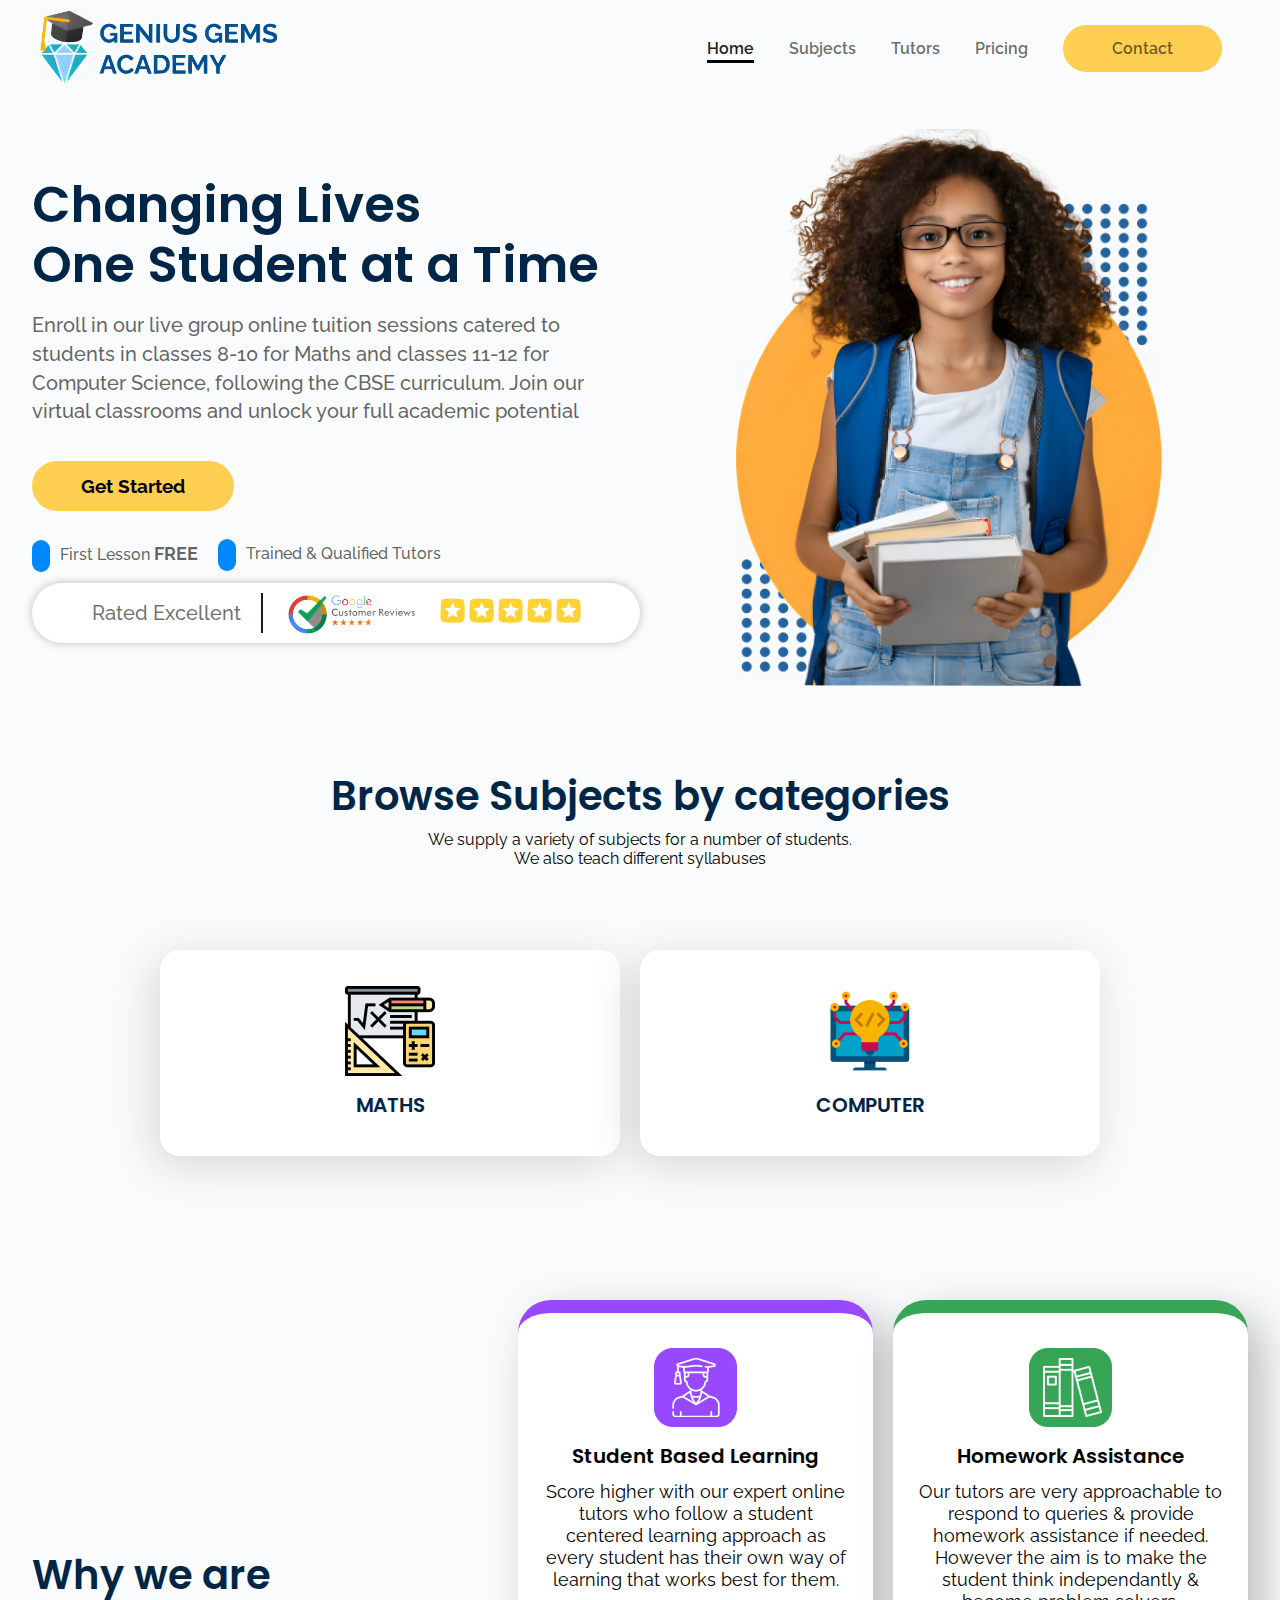
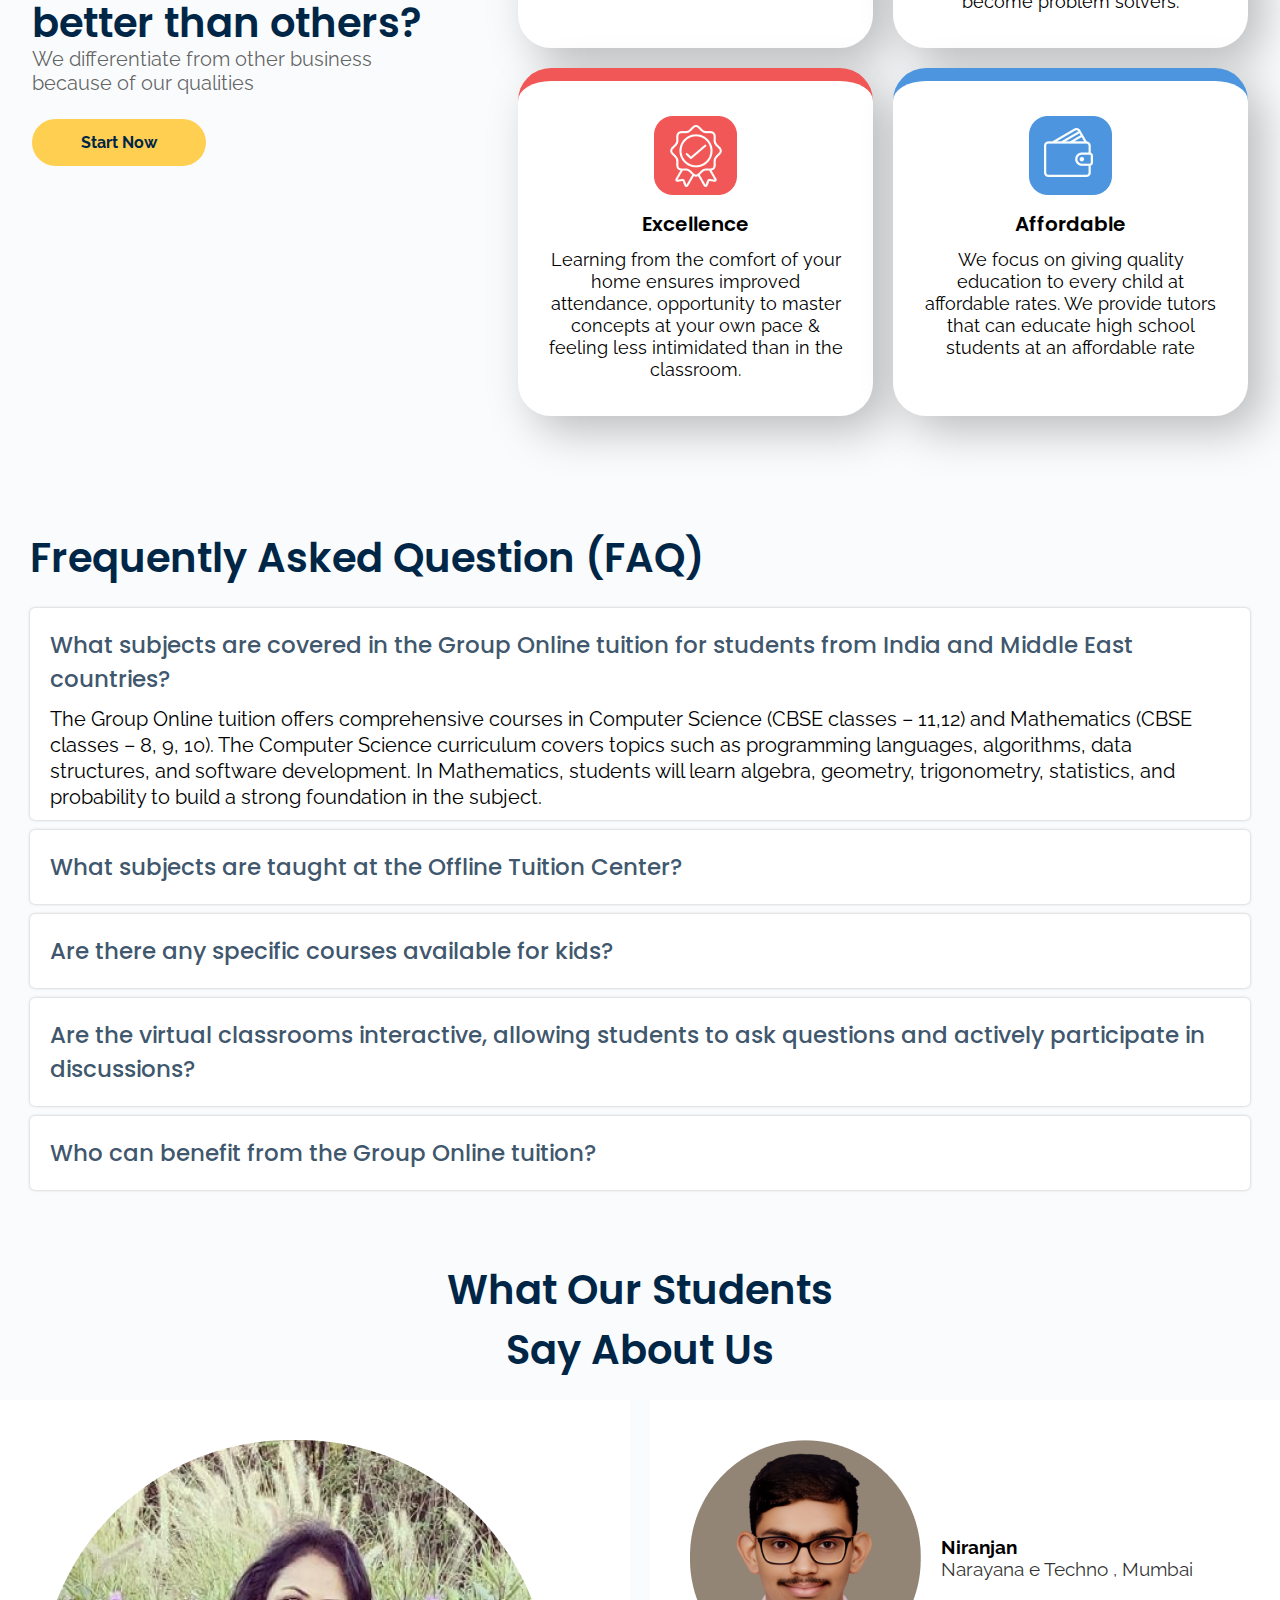
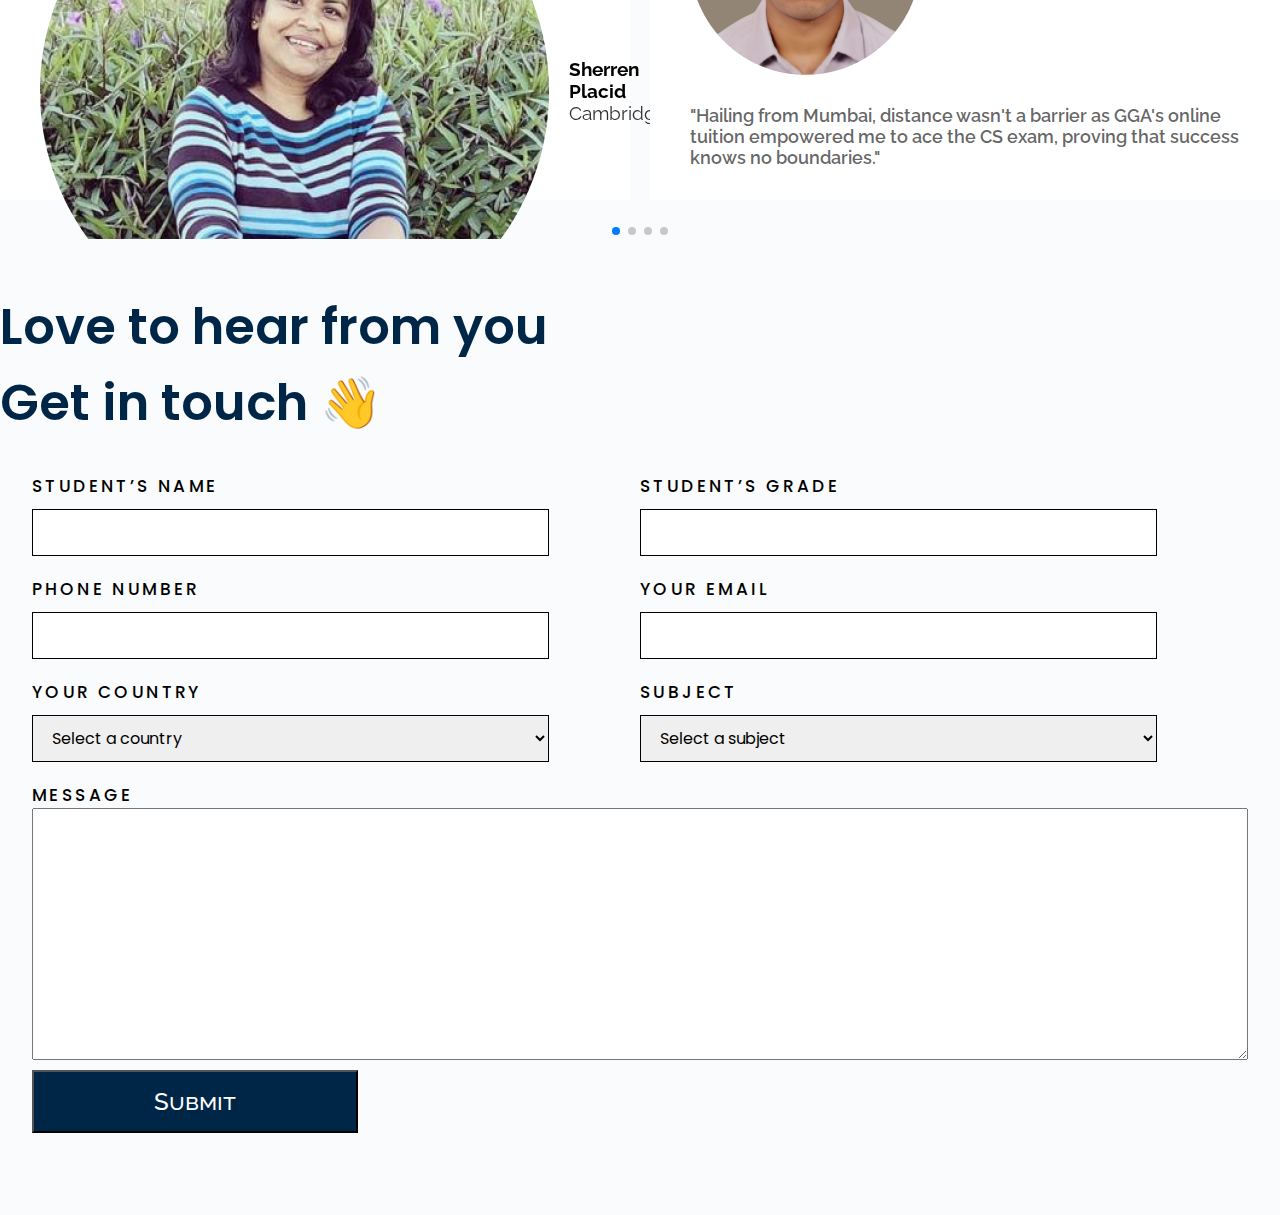
<file: indexi.html>
<!DOCTYPE html>
<html lang="en">
<head>
    <meta charset="UTF-8">
    <meta http-equiv="X-UA-Compatible" content="IE=edge">
    <meta name="viewport" content="width=device-width, initial-scale=1.0">
    <title>Document</title>
    <link rel="stylesheet" href="main.css">
    <link rel="stylesheet" href="https://cdn.jsdelivr.net/npm/swiper@9/swiper-bundle.min.css"/>
    <link rel="stylesheet" href="https://cdnjs.cloudflare.com/ajax/libs/font-awesome/6.4.0/css/all.min.css" integrity="sha512-iecdLmaskl7CVkqkXNQ/ZH/XLlvWZOJyj7Yy7tcenmpD1ypASozpmT/E0iPtmFIB46ZmdtAc9eNBvH0H/ZpiBw==" crossorigin="anonymous" referrerpolicy="no-referrer" />
</head>
<body>
      <header class="container header">
        <div class="logo"><img src="./img/genius gems logo.png" alt="Genius Gems Academy Logo"></div>
     
      <div class="hamburger">
        <div class="line"></div>
        <div class="line"></div>
        <div class="line"></div>
      </div>
      <nav class="navbar">
        <ul>
          <li><a href="index.html" class="link-active">Home</a></li>
          <li><a href="subjects.html" class="hover-underline-animation">Subjects</a></li>
          <li><a href="tutors.html" class="hover-underline-animation">Tutors</a></li>
          <li><a href="pricing.html" class="hover-underline-animation">Pricing</a></li>
          <li><a href="#contact-us" class="button">Contact</a></li>
        </ul>
      </nav>

    </header> 
<!-- HERO -->
    <main class="container flex-container">
      <div class="text">
        <h1>Changing Lives <br>One Student at a Time </h1>
        <p>Enroll in our live group online tuition sessions catered to students in classes 8-10 for Maths and classes 11-12 for Computer Science, following the CBSE curriculum. Join our virtual classrooms and unlock your full academic potential</p>
        <a href="#contact-us">Get Started</a>

        <div class="promo">
          <p><i class="fa-solid fa-check"></i>First Lesson <span>FREE</span></p>
          <p><i class="fa-solid fa-check"></i>Trained & Qualified Tutors</p>
        </div>

          <div class="review">
            <p>Rated Excellent</p>
            <div class="vertical-line"></div>
            <img class="google-reviews-img" src="./img/google-reviews.png" alt="google reviews">
            <div class="stars">
              <img src="./img/Vector.png" alt="">
              <img src="./img/Vector-1.png" alt="">
              <img src="./img/Vector-2.png" alt="">
              <img src="./img/Vector-3.png" alt="">
              <img src="./img/Vector-4.png" alt="">
            </div>
          </div>

      </div>
      <div class="hero-img">
        <img src="./img/hero-img.png" alt="a kid with books and being happy">
      </div>
    </main>
<!--  -->


<!-- SUBJECTS -->
<section class="container">
  <div class="subjects-heading">
    <h1>Browse Subjects by categories</h1>
    <p>We supply a variety of subjects for a number of students.<br>We also teach different syllabuses</p>
  </div>

  <div class="subject-cards flex-container">
    
    <!-- <div class="card-biology flex-item-card">
      <a href="subjects.html"><img src="./img/biological 2.png" alt="Biology icon"></a>
      <a href="subjects.html"><p>Biology</p></a>
    </div>
    
    <div class="card-physics flex-item-card">
       <a href="subjects.html"><img src="./img/atom 2.png" alt="Biology icon"></a>
       <a href="subjects.html"><p>Physics</p></a>
    </div>
    
    <div class="card-chemistry flex-item-card">
      <a href="subjects.html"><img src="./img/chemistry 2.png" alt="Biology icon"></a>
      <a href="subjects.html"><p>Chemistry</p></a>
    </div>
     -->
    <div class="card-maths flex-item-card flex-item-card-dupe">
      <a href="subjects.html"><img src="./img/calculating 2.png" alt="Biology icon"></a>
      <a href="subjects.html"><p>Maths</p></a>
    </div>
    
    <div class="card-computer-science flex-item-card flex-item-card-dupe">
      <a href="subjects.html"><img src="./img/computer-science 3.png" alt="Biology icon"></a>
      <a href="subjects.html"><p>Computer</p></a>
    </div>

  </div>
</section>


<!--  -->


<!-- ABOUT US -->
<section class="about-us flex-container container">
  <div class="about-us-text">
    <h1>Why we are <br>better than others?</h1>
    <p>We differentiate from other business <br>because of our qualities </p>
    <a href="#contact-us" class="button">Start Now</a>
  </div>
  <div class="about-us-cards">

    <div class="about-us-card about-card-1">
      <img src="./img/Group 6.png" alt="scholar with purple background">
      <h2>Student Based Learning</h2>
      <p>Score higher with our expert online tutors who follow a student centered learning approach as every student has their own way of learning that works best for them.</p>
    </div>

    <div class="about-us-card about-card-2">
      <img src="./img/Group 6-1.png" alt="scholar with purple background">
      <h2>Homework Assistance</h2>
      <p>Our tutors are very approachable to respond to queries & provide homework assistance if needed. However the aim is to make the student think independantly & become problem solvers.</p>
    </div>

    <div class="about-us-card about-card-3">
      <img src="./img/Group 6-2.png" alt="scholar with purple background">
      <h2>Excellence</h2>
      <p>Learning from the comfort of your home ensures improved attendance, opportunity to master concepts at your own pace & feeling less intimidated than in the classroom.</p>
    </div>

    <div class="about-us-card about-card-4">
      <img src="./img/Group 6-3.png" alt="scholar with purple background">
      <h2>Affordable</h2>
      <p>We focus on giving quality education to every child at affordable rates. We provide tutors that can educate high school students at an affordable rate</p>
    </div>

  </div>
</section>

<div class="container faq">

  <div class="accordion-heading">
    <h1>Frequently Asked Question (FAQ)</h1>
  </div>


  <ul class="accordion">
    <li>
      <label for="first">What subjects are covered in the Group Online tuition for students from India and Middle East countries? <i class="fas fa-sort-down"></i></label>
      <input type="radio" name="accordion" id="first" checked >
      <div class="content">
        The Group Online tuition offers comprehensive courses in Computer Science (CBSE classes – 11,12) and Mathematics (CBSE classes – 8, 9, 10). The Computer Science curriculum covers topics such as programming languages, algorithms, data structures, and software development. In Mathematics, students will learn algebra, geometry, trigonometry, statistics, and probability to build a strong foundation in the subject.
      </div>
    </li>
  </ul>
  <ul class="accordion">
    <li>
      <label for="third">What subjects are taught at the Offline Tuition Center? <i class="fas fa-sort-down"></i></label>
      <input type="radio" name="accordion" id="third">
      <div class="content">
        At our Offline Tuition Center in Kalathipady, Kottayam, we offer group-based offline tuition for Computer Science (CBSE classes – 11,12) and Mathematics (CBSE classes – 8, 9, 10). The Computer Science classes cover advanced topics such as programming languages, data structures, algorithms, software development methodologies, and database management. In Mathematics, the classes aim to strengthen mathematical foundations, develop problem-solving techniques, and deepen understanding of concepts covered in CBSE classes 8 to 10.
      </div>
    </li>
  </ul>
  <ul class="accordion">
    <li>
      <label for="four">Are there any specific courses available for kids? <i class="fas fa-sort-down"></i></label>
      <input type="radio" name="accordion" id="four">
      <div class="content">
        Yes, we provide Online Python Coding classes specifically designed for kids aged 11 to 18 years. These classes introduce children and teenagers to the world of programming using Python, a popular programming language. Students will learn programming basics, including variables, loops, conditionals, functions, and data structures. The courses incorporate hands-on coding projects and exercises to enhance problem-solving skills and foster creativity.
      </div>
    </li>
  </ul>
  <ul class="accordion">
    <li>
      <label for="four">Are the virtual classrooms interactive, allowing students to ask questions and actively participate in discussions?<i class="fas fa-sort-down"></i></label>
      <input type="radio" name="accordion" id="four">
      <div class="content">
        Absolutely! Our virtual classrooms are designed to be interactive and engaging. Students can ask questions, participate in discussions, and collaborate with their peers during the sessions. We encourage active participation to enhance learning.
      </div>
    </li>
  </ul>
 
  <ul class="accordion">
    <li>
      <label for="six">Who can benefit from the Group Online tuition? <i class="fas fa-sort-down"></i></label>
      <input type="radio" name="accordion" id="six">
      <div class="content">
        The Group Online tuition is designed to benefit students from India and Middle East countries who are studying Computer Science (CBSE classes – 11,12) and Mathematics (CBSE classes – 8, 9, 10). It provides a flexible and interactive online learning platform, offering comprehensive instruction and resources to support students in their academic journey.. If you are not satisfied with the course within a certain timeframe (specified in our refund policy), you can request a refund. Please refer to our refund policy for more details on the eligibility criteria.
      </div>
    </li>
  </ul>
</div>


<div class="testimonials">
  
    <div class="section-heading">
      <h1>What Our Students<br> Say About Us</h1>
    </div>

    <div class="testimonials-content">
      <div class="swiper testimonial-slider" id="js-testimonials-slider">
        <div class="swiper-wrapper container">
          <div class="testimonial-item swiper-slide">
            <div class="testimonial-info">
              <img src="./img/shereen  (1).png" alt="testimonial-img oncontextmenu="return false;">
  
              <div class="text-box">
                <h3>Sherren Placid</h3>
                <h3>Cambridge</h3>
              </div>

            </div>
            <p>As Indian expats in Dubai, UAE, we were initially disappointed with our son's math grades despite private tuitions. However, Genius Gems Academy brought remarkable improvements. Math fear vanished, confidence soared. Highly recommended.</p>

          </div>
          <div class="testimonial-item swiper-slide">
            <div class="testimonial-info">
              <img src="./img/niranjan-removebg-preview__1__1-removebg-preview 2.png" alt="testimonial-img" oncontextmenu="return false;">
  
              <div class="text-box">
                <h3>Niranjan</h3>
                <h3>Narayana e Techno , Mumbai</h3>
              </div>
            </div>
            <p>"Hailing from Mumbai, distance
              wasn't a barrier as GGA's online
              tuition empowered me to ace the
              CS exam, proving that success
              knows no boundaries."
              </p>

          </div>
          <div class="testimonial-item swiper-slide">
            <div class="testimonial-info">
              <img src="./img/WhatsApp Image 2023-05-13 at 15.45 6.png" alt="testimonial-img" oncontextmenu="return false;">
  
              <div class="text-box ">
                <h3>Alana</h3>
                <h3>Girideepam , Kottayam</h3>
              </div>
            </div>
            <p>’GGA's practical Python and
              mySOL sessions turned out to be
              the secret ingredients behind the
              recipe for my good grades.’
              </p>

          </div>
          <div class="testimonial-item swiper-slide">
            <div class="testimonial-info">
              <img src="./img/WhatsApp Image 2023-05-13 at 15.45 7.png" alt="testimonial-img" oncontextmenu="return false;">
  
              <div class="text-box">
                <h3>Janet</h3>
                <h3>Girideepam , Kottayam</h3>
              </div>
            </div>
            <p>"Juggling multiple tuitions,
              GGA's blended learning saved
              the day. fitting in seamlessly
              into my study schedules,
              paving the way for top grades."
              </p>

          </div>

        </div>

        <div class="pagination-container">
          <div class="swiper-pagination"></div>
        </div>
      </div>
      
    </div>

</div>

<!--  -->

<!-- CONTACT US -->
  <section class="contact-us  container" id="contact-us">
    <div class="contact-us-heading">
      <h1>Love to hear from you<br>
        Get in touch 👋</h1>
    </div>

    <form action="https://formsubmit.co/ashishalex084@gmail.com" method="POST"  class=" contact-us-inputs flex-container">

      <div class="row">

        <div class="input-grp">
          <label for="name">STUDENT’S NAME</label>
          <input required type="text" name="student's name" id="name">
        </div>
        
        <div class="input-grp">
          <label for="name">STUDENT’S GRADE</label>
          <input required type="number" name="student's grade" id="name">
        </div>

      </div>

      <div class="row">
        <div class="input-grp">
          <label for="name">PHONE NUMBER</label>
          <input required type="text" name="phone number" pattern="[789][0-10]{9}" id="phone number">
        </div>
        <div class="input-grp">
          <label for="name">YOUR EMAIL</label>
          <input required type="email" name="student's email" id="email">
        </div>

      </div>

      <div class="row">

        <div class="input-grp">
          <label for="name">YOUR COUNTRY</label>
          <select required id="country" required>
            <option value="">Select a country</option>
            <option value="us">United States</option>
            <option value="uae">United Arab Emirates</option>
            <option value="uk">United Kingdom</option>
            <option value="ca">Canada</option>
            <option value="in">India</option>
            <option value="other">Other</option>
            <!-- Add more country options as needed -->
          </select>
        </div>
        <div class="input-grp">
          <label for="name">SUBJECT</label>
          <select required name="subject" id="subject" class="dropdown">
            <option value=" ">Select a subject</option>
            <option value="Mathematics">Mathematics</option>
            <option value="Science">Science</option>
            <option value="Computer Science">Computer Science</option>
          </select>
        </div>

      </div>

      <label for="name">MESSAGE</label>
      <textarea name="" id="" cols="" rows="10"></textarea>

      <!-- <div class=" contact-details">
        <p><i class="fa-brands fa-whatsapp" style="color: #3dff54;"></i> +7025125010</p>
        <p><img src="./img/logos_google-gmail.png" alt=""> geniusgemsacademy@gmail.com   </p>
      </div> -->

      <button class="submit-btn" type="submit">Submit <i class="fa-solid fa-arrow-up-right" style="color: #ffff; "></i></button>
    </form>
  </section>



<!--  -->
      <script src="https://cdn.jsdelivr.net/npm/swiper@9/swiper-bundle.min.js"></script>
      <script src="indexiscript.js"></script>

</body>
</html>
</file>
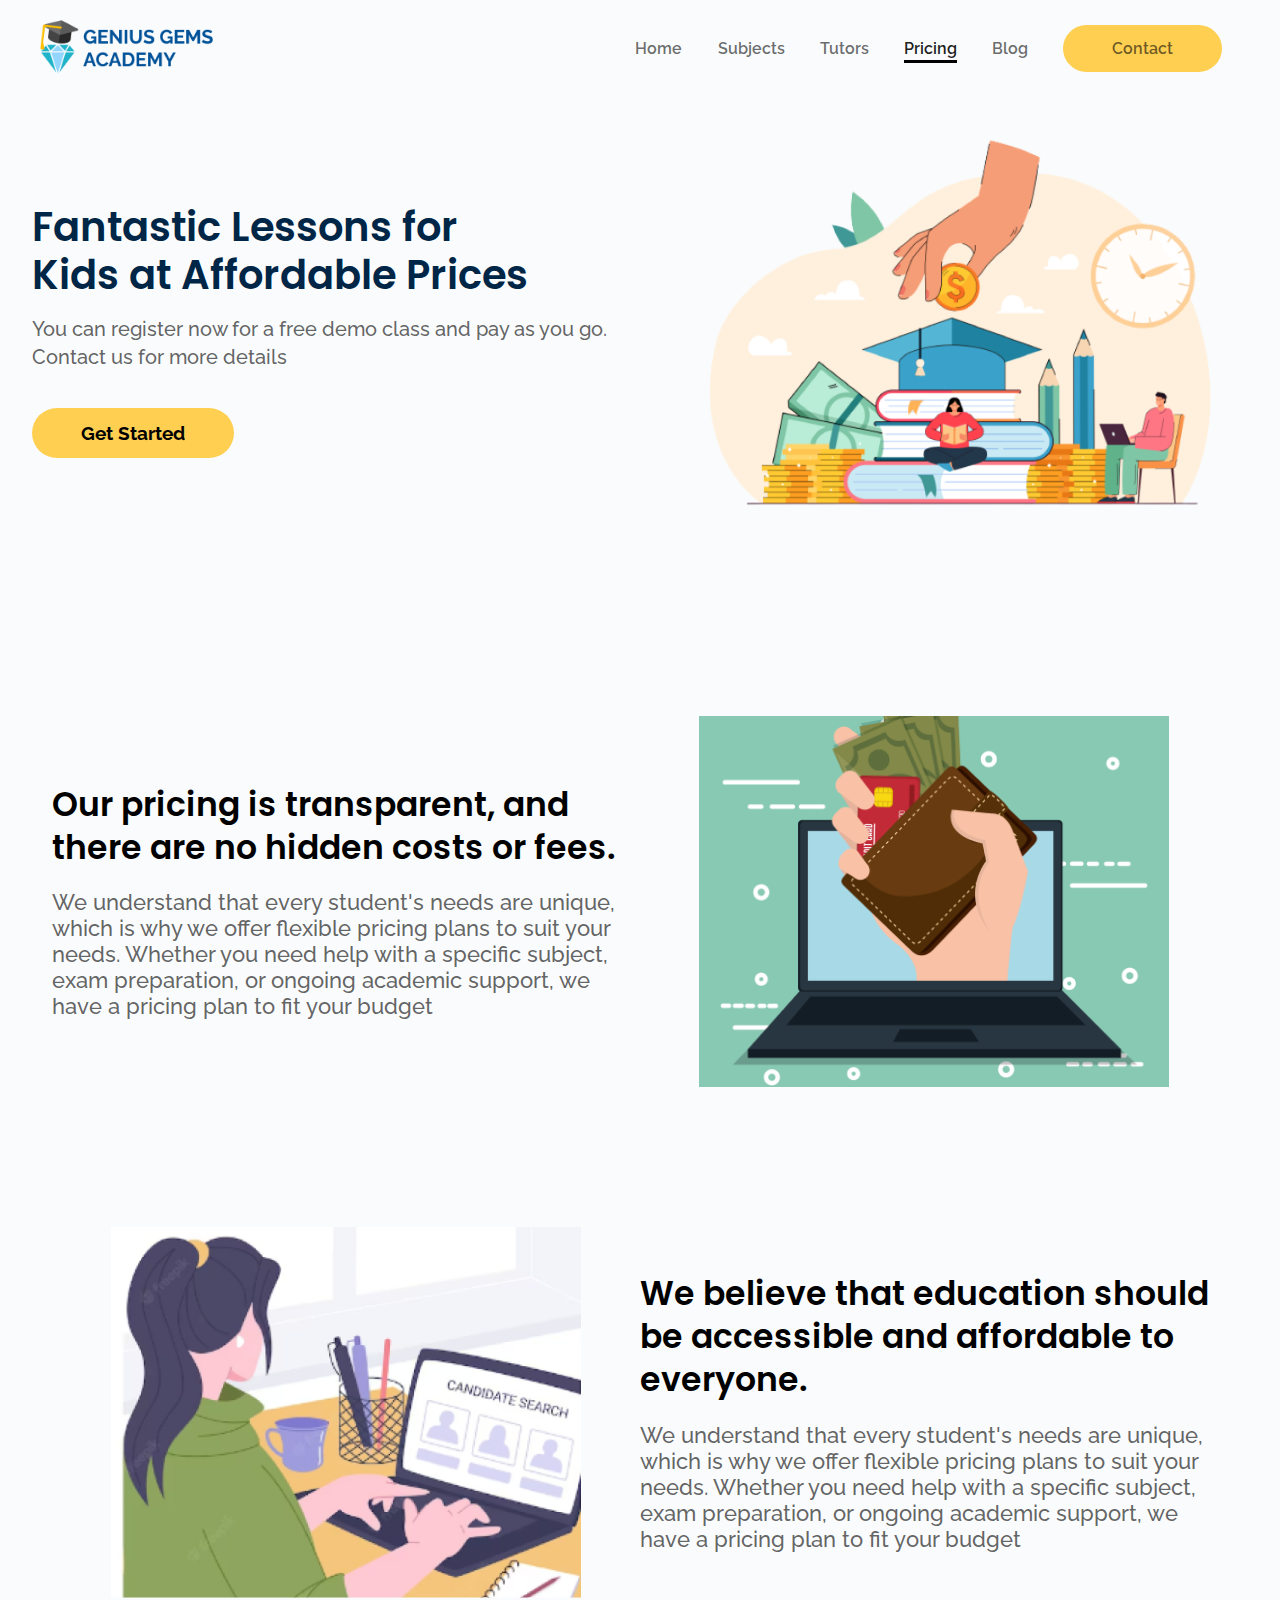
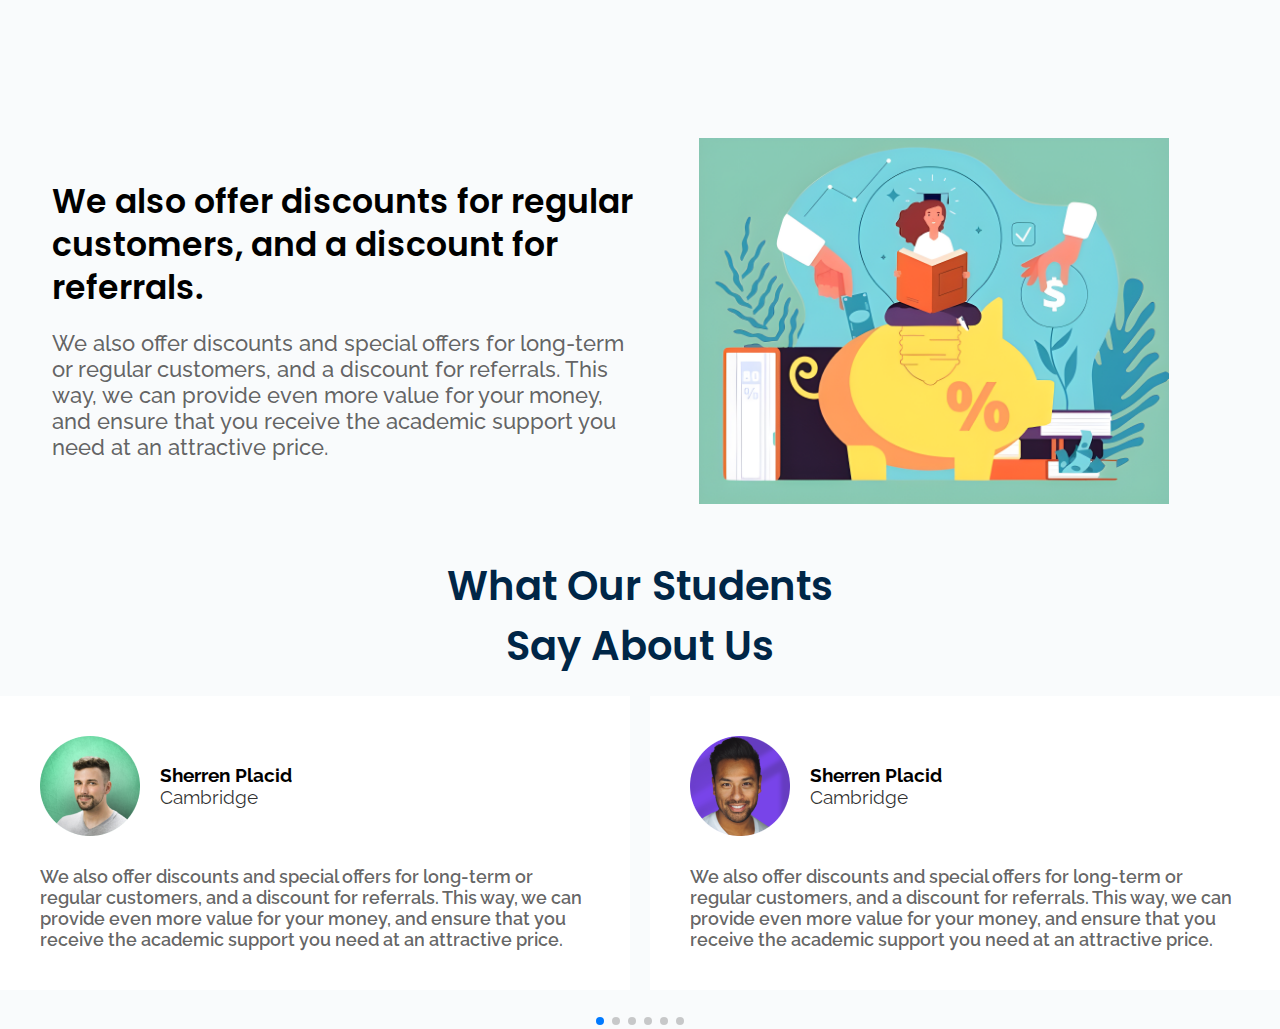
<file: pricing.html>
<!DOCTYPE html>
<html lang="en">
<head>
    <meta charset="UTF-8">
    <meta http-equiv="X-UA-Compatible" content="IE=edge">
    <meta name="viewport" content="width=device-width, initial-scale=1.0">
    <title>Pricing</title>
    <link rel="stylesheet" href="main.css">
    <link
    rel="stylesheet"
    href="https://cdn.jsdelivr.net/npm/swiper@9/swiper-bundle.min.css"
  />
    <link rel="stylesheet" href="https://cdnjs.cloudflare.com/ajax/libs/font-awesome/6.4.0/css/all.min.css" integrity="sha512-iecdLmaskl7CVkqkXNQ/ZH/XLlvWZOJyj7Yy7tcenmpD1ypASozpmT/E0iPtmFIB46ZmdtAc9eNBvH0H/ZpiBw==" crossorigin="anonymous" referrerpolicy="no-referrer" />
</head>
<body>
    <header class="container header pricing-navbar">
        <div class="logo"><img src="./img/Group 29.png" alt="Genius Gems Academy Logo"></div>
     
      <div class="hamburger">
        <div class="line"></div>
        <div class="line"></div>
        <div class="line"></div>
      </div>
      <nav class="navbar">
        <ul>
          <li><a href="index.html" class="hover-underline-animation ">Home</a></li>
          <li><a href="subjects.html" class="hover-underline-animation">Subjects</a></li>
          <li><a href="tutors.html" class="hover-underline-animation">Tutors</a></li>
          <li><a href="pricing.html" class="link-active">Pricing</a></li>
          <li><a href="#" class="hover-underline-animation">Blog</a></li>
          <li><a href="index.html#contact-us" class="button">Contact</a></li>
        </ul>
      </nav>

    </header> 

<!-- HERO -->

<main class="container flex-container pricing-hero">
    <div class="text">
        <h1>Fantastic Lessons for <br>Kids at Affordable Prices</h1>
        <p>You can register now for a free demo class and pay as you go. Contact us for more details</p>
        <a href="index.html#contact-us">Get Started</a>
    </div>

    <div class="hero-img">
        <img src="./img/Pricing-hero-img.png" alt="pricing-hero-img">
    </div>
</main>


<!--  -->

<section class="container pricing-details flex-container">
  
<div class="pricing-detail">
  <div class="pricing-details-text">
    <h2>Our pricing is transparent, and there are no hidden costs or fees.</h2>
    <p>We understand that every student's needs are unique, which is why we offer flexible pricing plans to suit your needs. Whether you need help with a specific subject, exam preparation, or ongoing academic support, we have a pricing plan to fit your budget</p>
  </div>

  <div class="pricing-details-img">
    <img src="./img/51575 1.png" alt="pricing image">
  </div>
</div> 

<div class="pricing-detail">
  
    <div class="pricing-details-img">
      <img src="./img/Mask group.png" class="pricing-img-student" alt="pricing image">
    </div>
  <div class="pricing-details-text">
    <h2>We believe that education should be accessible and affordable to everyone.</h2>
    <p>We understand that every student's needs are unique, which is why we offer flexible pricing plans to suit your needs. Whether you need help with a specific subject, exam preparation, or ongoing academic support, we have a pricing plan to fit your budget</p>
  </div>
</div> 

<div class="pricing-detail">
  <div class="pricing-details-text">
    <h2>We also offer discounts for regular customers, and a discount for referrals.</h2>
    <p>We also offer discounts and special offers for long‐term or regular customers, and a discount for referrals. This way, we can provide even more value for your money, and ensure that you receive the academic support you need at an attractive price.</p>
  </div>

  <div class="pricing-details-img">
    <img src="./img/pricing-1.png" alt="pricing image">
  </div>
</div> 

</section>

<div class="testimonials">
  <div class="">
    <div class="section-heading">
      <h1>What Our Students<br> Say About Us</h1>
    </div>

    <div class="testimonials-content">
      <div class="swiper testimonial-slider" id="js-testimonials-slider">
        <div class="swiper-wrapper container">
          <div class="testimonial-item swiper-slide">
            <div class="testimonial-info">
              <img src="./img/profile-pic 6.png" alt="">
  
              <div class="text-box">
                <h3>Sherren Placid</h3>
                <h3>Cambridge</h3>
              </div>

            </div>
            <p>We also offer discounts and special offers for long‐term or regular customers, and a discount for referrals. This way, we can provide even more value for your money, and ensure that you receive the academic support you need at an attractive price.</p>

          </div>
          <div class="testimonial-item swiper-slide">
            <div class="testimonial-info">
              <img src="./img/profile-pic (1) 6.png" alt="">
  
              <div class="text-box">
                <h3>Sherren Placid</h3>
                <h3>Cambridge</h3>
              </div>
            </div>
            <p>We also offer discounts and special offers for long‐term or regular customers, and a discount for referrals. This way, we can provide even more value for your money, and ensure that you receive the academic support you need at an attractive price.</p>

          </div>
          <div class="testimonial-item swiper-slide">
            <div class="testimonial-info">
              <img src="./img/profile-pic (2) 6.png" alt="">
  
              <div class="text-box ">
                <h3>Sherren Placid</h3>
                <h3>Cambridge</h3>
              </div>
            </div>
            <p>We also offer discounts and special offers for long‐term or regular customers, and a discount for referrals. This way, we can provide even more value for your money, and ensure that you receive the academic support you need at an attractive price.</p>

          </div>
          <div class="testimonial-item swiper-slide">
            <div class="testimonial-info">
              <img src="./img/profile-pic 6.png" alt="">
  
              <div class="text-box">
                <h3>Sherren Placid</h3>
                <h3>Cambridge</h3>
              </div>
            </div>
            <p>We also offer discounts and special offers for long‐term or regular customers, and a discount for referrals. This way, we can provide even more value for your money, and ensure that you receive the academic support you need at an attractive price.</p>

          </div>
          <div class="testimonial-item swiper-slide">
            <div class="testimonial-info">
              <img src="./img/profile-pic 6.png" alt="">
  
              <div class="text-box">
                <h3>Sherren Placid</h3>
                <h3>Cambridge</h3>
              </div>
            </div>
            <p>We also offer discounts and special offers for long‐term or regular customers, and a discount for referrals. This way, we can provide even more value for your money, and ensure that you receive the academic support you need at an attractive price.</p>

          </div>
          <div class="testimonial-item swiper-slide">
            <div class="testimonial-info">
              <img src="./img/profile-pic 6.png" alt="">
  
              <div class="text-box">
                <h3>Sherren Placid</h3>
                <h3>Cambridge</h3>
              </div>
            </div>
            <p>We also offer discounts and special offers for long‐term or regular customers, and a discount for referrals. This way, we can provide even more value for your money, and ensure that you receive the academic support you need at an attractive price.</p>

          </div>
        </div>
        <div class="pagination-container">
          <div class="swiper-pagination"></div>
        </div>
      </div>
      
    </div>
  </div>
</div>

<script src="https://cdn.jsdelivr.net/npm/swiper@9/swiper-bundle.min.js"></script>

<script src="script.js"></script>
</body>
</html>
</file>
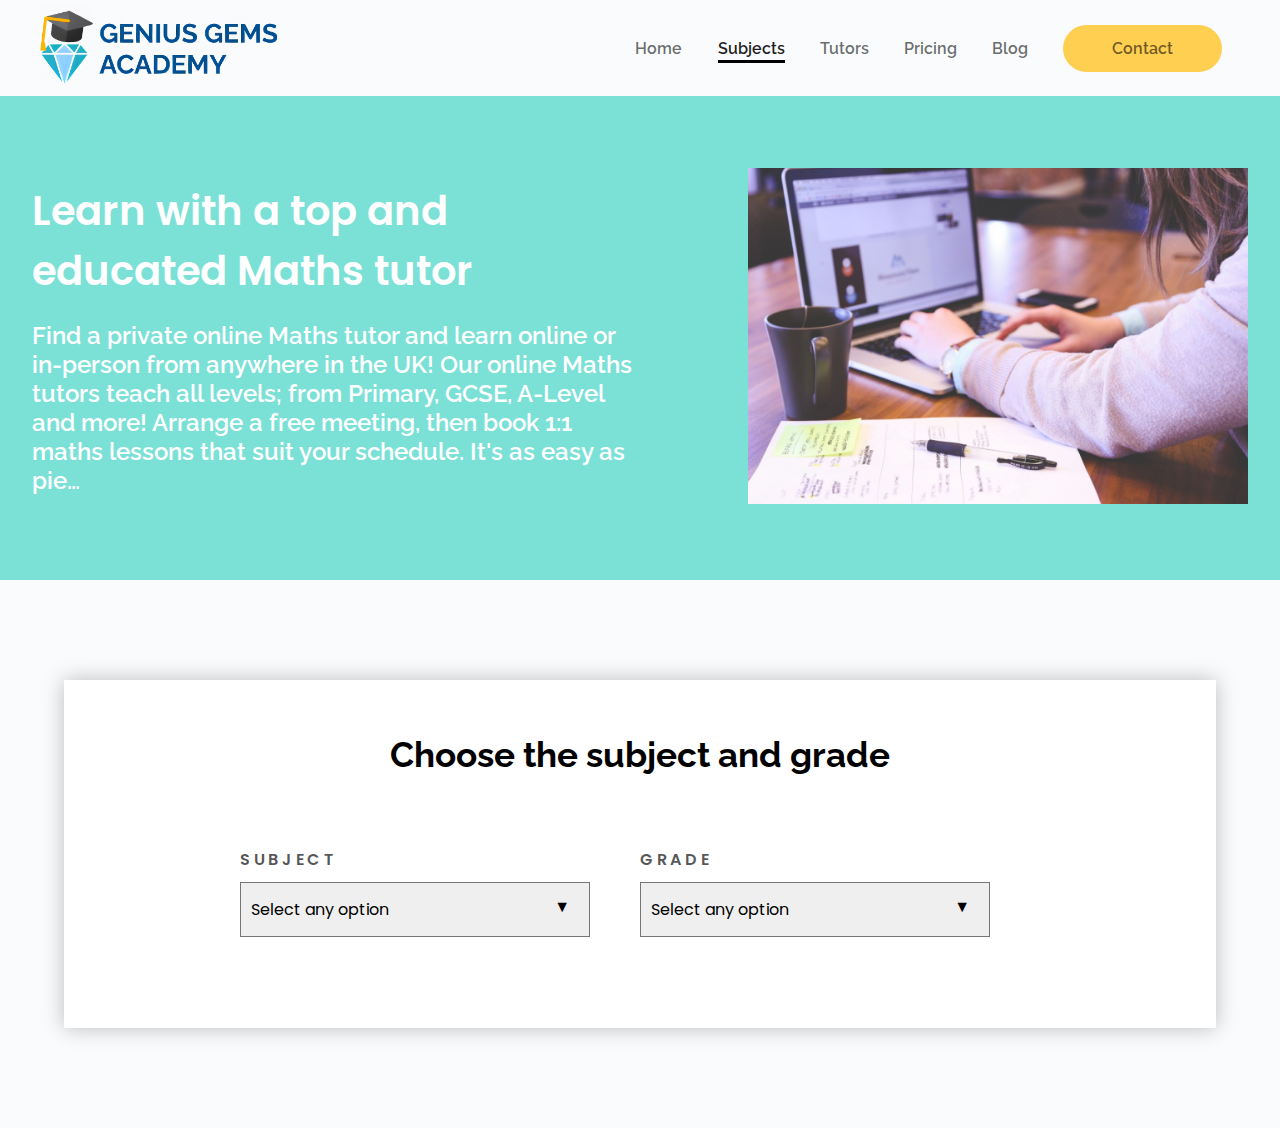
<file: subjects.html>
<!DOCTYPE html>
<html lang="en">
<head>
    <meta charset="UTF-8">
    <meta http-equiv="X-UA-Compatible" content="IE=edge">
    <meta name="viewport" content="width=device-width, initial-scale=1.0">
    <title>Document</title>
    <link rel="stylesheet" href="main.css">
    <link rel="stylesheet" href="https://cdnjs.cloudflare.com/ajax/libs/font-awesome/6.4.0/css/all.min.css" integrity="sha512-iecdLmaskl7CVkqkXNQ/ZH/XLlvWZOJyj7Yy7tcenmpD1ypASozpmT/E0iPtmFIB46ZmdtAc9eNBvH0H/ZpiBw==" crossorigin="anonymous" referrerpolicy="no-referrer" />
</head>
<body>
    <header class="container header">
        <div class="logo"><img src="./img/genius gems logo.png" alt="Genius Gems Academy Logo"></div>
     
      <div class="hamburger">
        <div class="line"></div>
        <div class="line"></div>
        <div class="line"></div>
      </div>
      <nav class="navbar">
        <ul>
          <li><a href="index.html" class="hover-underline-animation">Home</a></li>
          <li><a href="subjects.html" class=" link-active">Subjects</a></li>
          <li><a href="tutors.html" class="hover-underline-animation">Tutors</a></li>
          <li><a href="pricing.html" class="hover-underline-animation">Pricing</a></li>
          <li><a href="#" class="hover-underline-animation">Blog</a></li>
          <li><a href="index.html#contact-us" class="button">Contact</a></li>
        </ul>
      </nav>

    </header> 

    <main class="background-container">
        <div class=" container subjects-hero flex-container">
            <div class="subjects-hero-text">
                <h1>Learn with a top and educated  Maths tutor </h1>
                <p>Find a private online Maths tutor and learn online or in-person from anywhere in the UK! Our online Maths tutors teach all levels; from Primary, GCSE, A-Level and more! Arrange a free meeting, then book 1:1 maths lessons that suit your schedule. It's as easy as pie…</p>
            </div>
    
            <div class="subjects-hero-img">
                <img src="./img/subjects-hero-img.png" alt="a person studying with laptop">
            </div>
        </div>
    </main>

    <section class="subjects-select ">

        <h1 class="centre">Choose the subject and grade</h1>

        <div class="bruh flex-container">
            <div class="dropdown">
                <label for="dropdown1">SUBJECT</label>
                <select name="dropdown" id="dropdown1">
                    <option value="">Select any option</option>
                    <option value="Mathematics"> Mathematics </option>
                    <option value="Science"> Science </option>
                </select>
            </div>
    
            <div class="dropdown">
                <label for="dropdown">GRADE</label>
                <select name="dropdown" id="dropdown2">
                    <option value="">Select any option</option>
                    <option value="KS2"> KS2 - Years 3-6 </option>
                    <option value="KS3"> KS3 - Years 7-9 </option>
                    <option value="KS4"> KS4 - Years 10-11 </option>
                </select>
            </div>
        </div>

        <div id="result" style="display: none;"></div>
        <div class="centre">
            <a href="index.html#contact-us" id="button"  class="contact" style="display: none;">Contact</a>
        </div>
    </section>

    <script src="subjects.js"></script>
</body>
</html>
</file>
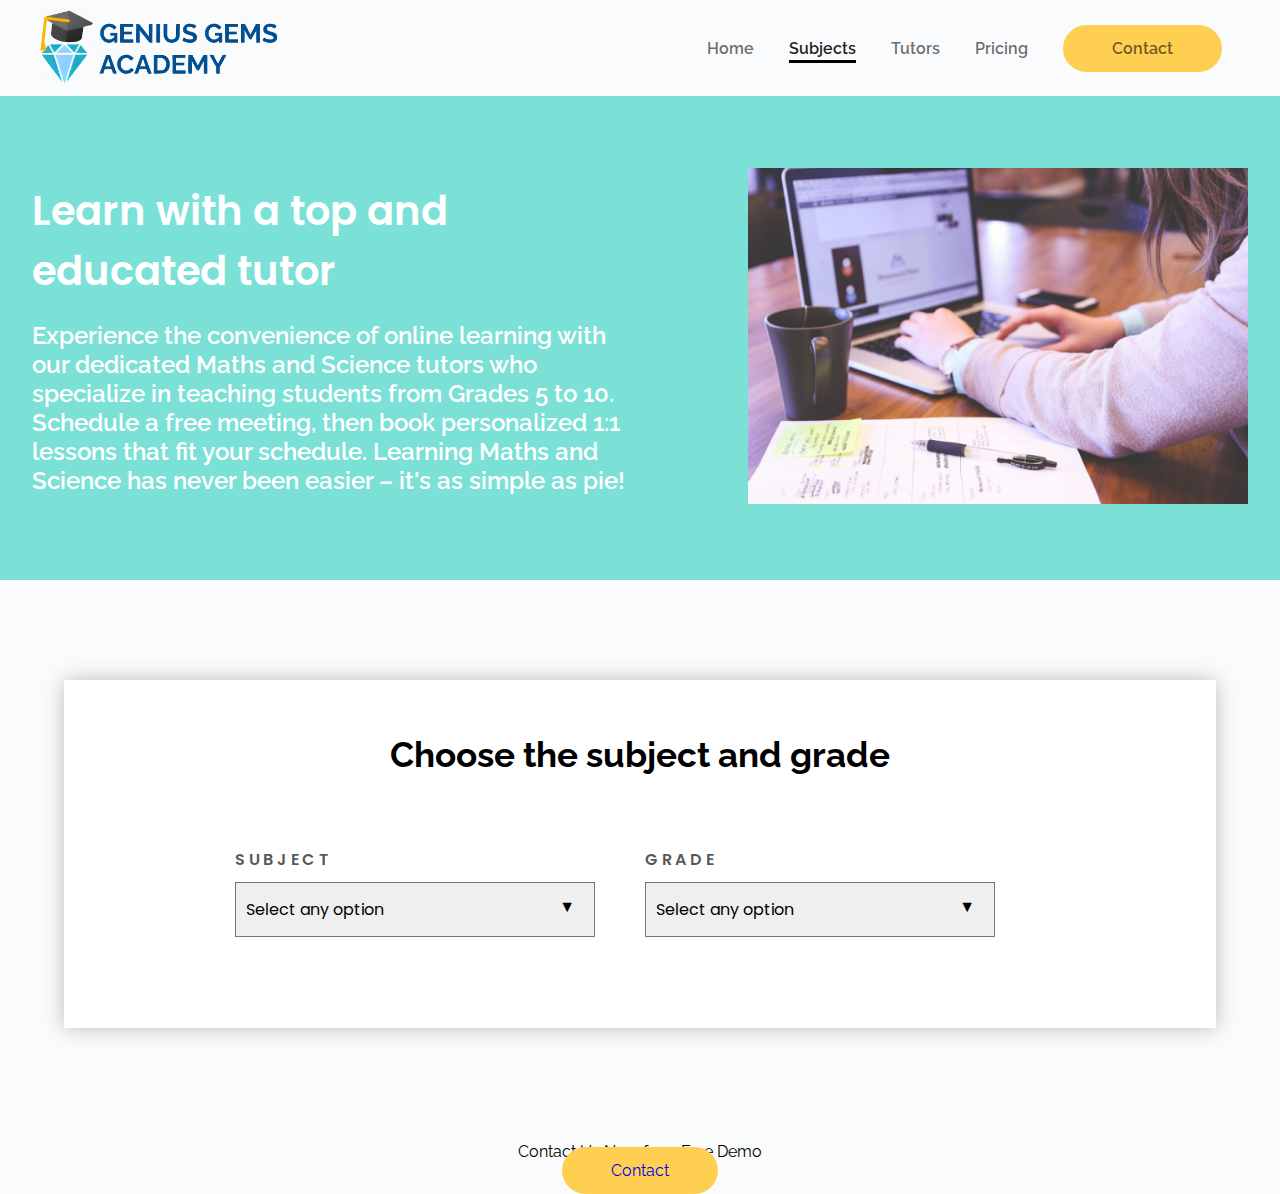
<file: subjectsi.html>
<!DOCTYPE html>
<html lang="en">
<head>
    <meta charset="UTF-8">
    <meta http-equiv="X-UA-Compatible" content="IE=edge">
    <meta name="viewport" content="width=device-width, initial-scale=1.0">
    <title>Document</title>
    <link rel="stylesheet" href="main.css">
    <link rel="stylesheet" href="https://cdnjs.cloudflare.com/ajax/libs/font-awesome/6.4.0/css/all.min.css" integrity="sha512-iecdLmaskl7CVkqkXNQ/ZH/XLlvWZOJyj7Yy7tcenmpD1ypASozpmT/E0iPtmFIB46ZmdtAc9eNBvH0H/ZpiBw==" crossorigin="anonymous" referrerpolicy="no-referrer" />
</head>
<body>
    <header class="container header">
        <div class="logo"><img src="./img/genius gems logo.png" alt="Genius Gems Academy Logo"></div>
     
      <div class="hamburger">
        <div class="line"></div>
        <div class="line"></div>
        <div class="line"></div>
      </div>
      <nav class="navbar">
        <ul>
          <li><a href="index.html" class="hover-underline-animation">Home</a></li>
          <li><a href="subjects.html" class=" link-active">Subjects</a></li>
          <li><a href="tutors.html" class="hover-underline-animation">Tutors</a></li>
          <li><a href="pricing.html" class="hover-underline-animation">Pricing</a></li>
          <li><a href="index.html#contact-us" class="button">Contact</a></li>
        </ul>
      </nav>

    </header> 

    <main class="background-container">
        <div class=" container subjects-hero flex-container">
            <div class="subjects-hero-text">
                <h1>Learn with a top and educated tutor </h1>
                <p>Experience the convenience of online learning with our dedicated Maths and Science tutors who specialize in teaching students from Grades 5 to 10.  Schedule a free meeting, then book personalized 1:1 lessons that fit your schedule. Learning Maths and Science has never been easier – it's as simple as pie!</p>
            </div>
    
            <div class="subjects-hero-img">
                <img src="./img/subjects-hero-img.png" alt="a person studying with laptop">
            </div>
        </div>
    </main>

    <section class="subjects-select ">

        <h1 class="centre">Choose the subject and grade</h1>

        <div class="bruh flex-container">
            <div class="dropdown">
                <label for="dropdown1">SUBJECT</label>
                <select name="dropdown" id="dropdown1(2)">
                    <option value="">Select any option</option>
                    <option value="Mathematics"> Mathematics </option>
                    <option value="Computer Science"> Computer Science </option>
                </select>
            </div>
    
            <div class="dropdown">
                <label for="dropdown">GRADE</label>
                <select name="dropdown" id="dropdown2(2)">
                    <option value="">Select any option</option>
                    <option value="Class 8" class="hidden-maths"> Class 8 </option>
                    <option value="Class 9" class="hidden-maths"> Class 9 </option>
                    <option value="Class 10"> Class 10 </option>
                    <option value="Class 11"> Class 11 </option>
                    <option value="Class 12"> Class 12 </option>
                </select>
            </div>
        </div>

        <div id="result" style="display: none;"></div>
        <div class="centre">
            <a href="index.html#contact-us" id="button"  class="contact" style="display: none;">Contact</a>
        </div>
    </section>

    <section class="demo centre">
        <p>Contact Us Now for a Free Demo</p>
        <li><a href="index.html#contact-us" class="button">Contact</a></li>
      </section>

    <script src="subjectsi.js"></script>
</body>
</html>
</file>
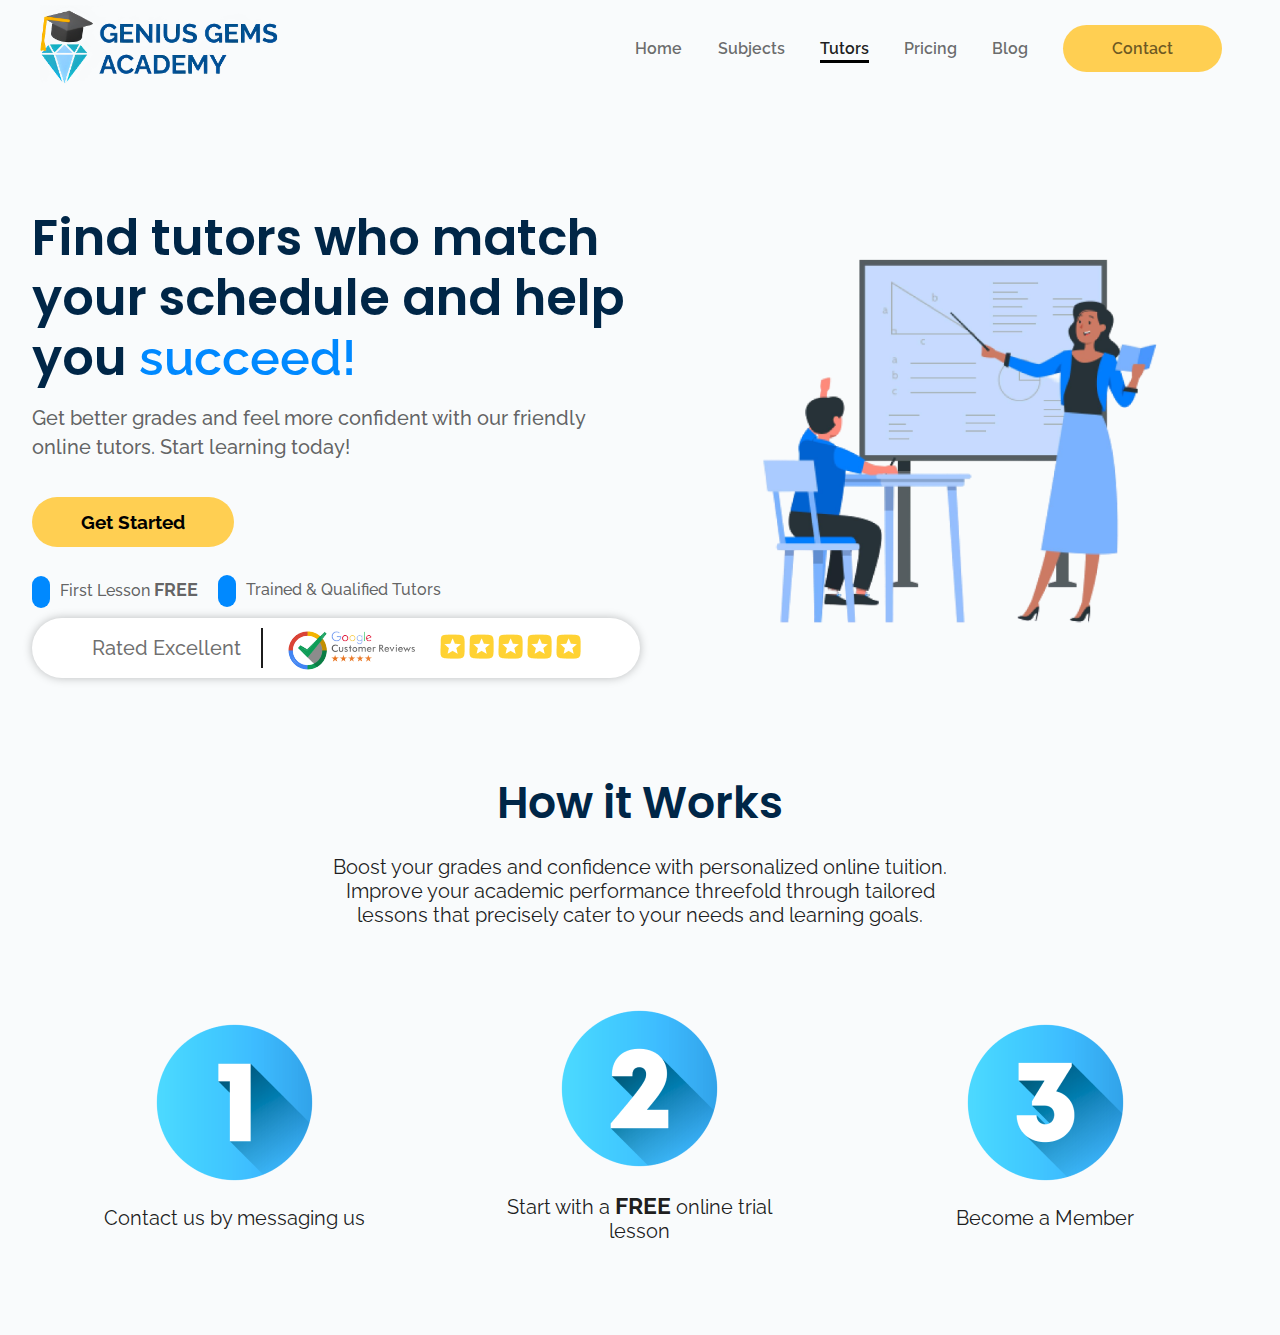
<file: tutors.html>
<!DOCTYPE html>
<html lang="en">
<head>
    <meta charset="UTF-8">
    <meta http-equiv="X-UA-Compatible" content="IE=edge">
    <meta name="viewport" content="width=device-width, initial-scale=1.0">
    <title>Document</title>
    <link rel="stylesheet" href="main.css">
    <link rel="stylesheet" href="https://cdnjs.cloudflare.com/ajax/libs/font-awesome/6.4.0/css/all.min.css" integrity="sha512-iecdLmaskl7CVkqkXNQ/ZH/XLlvWZOJyj7Yy7tcenmpD1ypASozpmT/E0iPtmFIB46ZmdtAc9eNBvH0H/ZpiBw==" crossorigin="anonymous" referrerpolicy="no-referrer" />
</head>
<body>
    <header class="container header">
        <div class="logo"><img src="./img/genius gems logo.png" alt="Genius Gems Academy Logo"></div>
     
      <div class="hamburger">
        <div class="line"></div>
        <div class="line"></div>
        <div class="line"></div>
      </div>
      <nav class="navbar">
        <ul>
          <li><a href="index.html" class="hover-underline-animation">Home</a></li>
          <li><a href="subjects.html" class="hover-underline-animation">Subjects</a></li>
          <li><a href="tutors.html" class=" link-active">Tutors</a></li>
          <li><a href="pricing.html" class="hover-underline-animation">Pricing</a></li>
          <li><a href="#" class="hover-underline-animation">Blog</a></li>
          <li><a href="#" class="button">Contact</a></li>
        </ul>
      </nav>

    </header> 
<!-- HERO -->
    <main class="container flex-container tutors-hero">
      <div class="text">
        <h1>Find tutors who match your schedule and help you <span> succeed!</span></h1>
        <p>Get better grades and feel more confident with our friendly online tutors. Start learning today!</p>
        <a href="index.html#contact-us">Get Started</a>

        <div class="promo">
          <p><i class="fa-solid fa-check"></i>First Lesson <span>FREE</span></p>
          <p><i class="fa-solid fa-check"></i>Trained & Qualified Tutors</p>
        </div>

          <div class="review">
            <p>Rated Excellent</p>
            <div class="vertical-line"></div>
            <img class="google-reviews-img" src="./img/google-reviews.png" alt="google reviews">
            <div class="stars">
              <img src="./img/Vector.png" alt="google review stars">
              <img src="./img/Vector-1.png" alt="google review stars">
              <img src="./img/Vector-2.png" alt="google review stars">
              <img src="./img/Vector-3.png" alt="google review stars">
              <img src="./img/Vector-4.png" alt="google review stars">
            </div>
          </div>

      </div>
      <div class="hero-img">
        <img src="./img/student-teaching.png" alt="student-teaching with a board">
      </div>
    </main>


    <!-- HOW IT WORKS -->

    <section class="how-it-works">
        <h1>How it Works</h1>
        <p>Boost your grades and confidence with personalized online tuition.<br> Improve your academic performance threefold through tailored <br> lessons that precisely cater to your needs and learning goals.</p>

        <div class="flex-container steps">
           <div class="step">
            <img src="./img/number-one.png" alt="number-one-step">
            <p>Contact us by messaging us</p>
           </div> 
           <div class="step">
            <img src="./img/number-2.png" alt="number-one-step">
            <p>Start with a <span>FREE</span> online trial lesson</p>
           </div> 
           <div class="step">
            <img src="./img/number-3.png" alt="number-one-step">
            <p>Become a Member</p>
           </div> 
        </div>

    </section>

    

    <!--  -->

    <script src="script.js"></script>
</body>
</html>
</file>
<file: main.css>
@import url('https://fonts.googleapis.com/css2?family=Poppins:wght@300;400;500;600;700&display=swap');
@import url('https://fonts.googleapis.com/css2?family=Raleway:wght@300;400;500;600;700&display=swap');

:root {
  --heading-text-color: #002647;
  --yellow:#FFCF52;

}

* {
  margin: 0;
  padding: 0;
  list-style: none;
  font-family: "Raleway";
  font-size: 1rem;
  text-decoration: none;
  box-sizing: border-box;
  scroll-behavior: smooth;
}

body {
  background-color: #F9FBFC;
}

.container {
  max-width: 81.25rem;
  width: 100%;
  margin: 0 auto;
}


/* NAV SECTION */

.logo img{
  width: 55%;
}

.pricing-navbar .logo img {
  width: 80%;
}

header {
  width: 100%;
  height: 1.875rem;
  display: flex;
  align-items: center;
  justify-content: space-between;
  padding: 56px 0;
}

.hamburger {
  display: none;
}

.navbar ul {
  display: flex;
}

.navbar ul li a {
  margin: 0 17.6px;
  font-size: 16px ;
  /* display: block; */
  color: rgba(0, 0, 0, .59);
  font-weight: 600;
}

.navbar ul li .link-active {
  color: rgba(0, 0, 0, .89);
  padding-bottom:.125rem ;
  border-bottom: 3px solid black;
}


.hover-underline-animation{
  position: relative; 
}

.hover-underline-animation::before {
  content: '';
  position: absolute;
  width: 100%;
  height: .125rem;
  bottom: -5.5008px;
  background-color: #000;
  visibility: hidden;
  transform: scaleX(0);
  transition: all 0.3s ease-in-out;
  margin: 0 auto;
}

.hover-underline-animation:hover::before {
  visibility: visible;
  transform: scaleX(1);
}

.button {
  background-color: #FFCF52;
  padding:.875rem 3.0625rem ;
  border-radius: 3.5rem;
  display: inline;
  /* width: 100%; */
}


/* HERO SECTION */


.flex-container {
  display: flex;
  align-items: center;
}


.text {
  flex:1;
  /* border: .125rem solid red; */
}

.hero-img {
  flex:1;
  /* border: .125rem solid red; */
}

.hero-img img {
  /* max-width: 28.125rem; */
  width: 70%;
  margin-left: 96px;
}

.text h1 {
  font-family: "Poppins", sans-serif;
  font-weight: 600;
  font-size: 50px;
  line-height: 1.2;
  color: #002647;
}

.text p {
  font-family: "Raleway", sans-serif;
  font-size: 20.4px;
  color: rgba(0, 0, 0, 0.62);
  margin: 16px 0;
  font-weight: 500;
  line-height: 1.4;
}

.text a {
  background-color: #FFCF52;
  padding:.875rem 3.0625rem ;
  border-radius: 3.5rem;
  margin-top: 19.6px;
  display: inline-block;
  font-size: 19.2px;
  font-weight: 700;
  color: black;
}


.promo  {
  margin-top: 14.8px;
  display: flex;
  justify-content:left;
  align-items: center;
}

.promo p span {
  font-weight: 700;
  font-size: 17.6px;
  display: inline-block;
}

.promo p {
  font-size: 16px;
  margin-right: 20px;
}

.fa-check {
  color: white;
  background-color: #0089FF;
  padding: .5625rem .5625rem;
  border-radius: 6.25rem;
  margin-right: 10px;
  font-size: 11.2px;
}

.review {
  background-color: #fff;
  display: flex;
  background-color: white;
  /* border: .125rem solid blue; */
  align-items: center;
  justify-content: center;
  border-radius: 6.25rem;
  box-shadow: 0rem 0rem 10px rgba(0, 0, 0, 0.25);
}

.review p {
  font-size: 20px;
  color: rgba(0, 0, 0, 0.57);
  margin-right: 1.25rem;
}

.review .vertical-line {
  margin-right: 1.25rem;
}

.review  .google-reviews-img{
  margin-right: 1.25rem;
}

.vertical-line {
  width: 0;
  height: 2.5rem; /* Adjust the height as needed */
  border-left: .125rem solid rgba(0, 0, 0, .89); /* Adjust the color and thickness as needed */
}

/* SUBJECTS */

.subjects-heading {
  text-align: center;
  margin: 50px 0;
  padding: 0 1.25rem;
}

.subjects-heading p {
  display: block;
  margin-top: .625rem;
}

.subjects-heading h1 {
  font-family: 'Poppins';
  font-style: normal;
  font-weight: 600;
  font-size: 2.5rem;
  color: #002647;
  line-height: 1.2;
}

.flex-item-card:hover {
  opacity: 0.5;
}


.subject-cards {
  width: 80%;
  margin: 30px auto;
}

.flex-item-card {
  /* border: .125rem solid red; */
  flex-basis: 20%;
  margin: 0 auto;
  width: 100%;
  text-align: center;
  margin-right: 20px ;
  padding: 16px 0;
  background-color: white;
  box-shadow: -0.375rem .5625rem 2.875rem rgba(0, 0, 0, 0.15);
  border-radius: 1.25rem;
  transition: all 0.2s ease;
}

.flex-item-card-dupe {
  padding: 36px 0;
  flex-basis: 100%;

}

.flex-item-card p {
  font-family: 'Poppins';
  font-weight: 600;
  font-size: 1.25rem;
  margin-top: 10px;
  text-transform: uppercase;
  color: #002647;
}

/*  */

/* ABOUT US */

.about-us {
  margin-top:4.375rem ;
}

.about-us-text {
  flex: 1;
}

.about-us-text h1 {
  font-family: 'Poppins';
  font-weight: 600;
  font-size: 2.5rem;
  color: var(--heading-text-color);
  line-height: 1.2;
}

.about-us-text p {
  font-size: 20px;
  margin-bottom: 24px;
  color: rgba(0, 0, 0, 0.62);
}

.about-us-text .button{
  display: inline-block;
  color: var(--heading-text-color);
  font-weight: 700;
}

.about-us-cards {
  flex: 1.5;
  display: flex;
  flex-wrap: wrap;
  /* border: .125rem solid red; */
  justify-content: space-between;
}

.about-us-card {
  flex-basis: calc(50% - 10px);
  background: #FFFFFF;
  /* border-top: .8125rem solid #4E95DF; */
  box-shadow: 15px 15px 45px rgba(0, 0, 0, 0.25);
  border-radius: 2.0625rem;
  margin: 10px 0;
  /* border: .125rem solid red; */
  padding: 2.1875rem 1.3125rem;
  text-align: center;
}

.about-us-card h2 {
  font-family: "Poppins";
  margin: .625rem 0;
  font-size: 20px;
  font-weight: 600;
}

.about-us-card p {
  font-style: normal;
  font-weight: 400;
  font-size: 17.6px;
  line-height: 1.375rem;
}

.about-card-1 {
  border-top: .8125rem solid #9848FF;
}

.about-card-2 {
  border-top: .8125rem solid #36A555;;
}

.about-card-3 {
  border-top: .8125rem solid #F25757;
}

.about-card-4 {
  border-top: .8125rem solid #4E95DF;
}


/*  */

/* FAQ */

/*  */


.pricing-hero {
  padding-top:10px ;  
}

.pricing-hero .text h1 {
  font-size: 40px;
}

.pricing-hero .hero-img img  {
  width: 90%;
  margin-left: 3.125rem;
}

.pricing-detail {
  margin-top: 6.25rem;
  display: flex;
  align-items: center;
  padding: 1.25rem;
}

.pricing-details {
  flex-direction: column;
}

.pricing-details-text {
  flex: 1;
}

.pricing-details-text h2 {
  font-family: 'Poppins';
  font-weight: 600;
  font-size: 2.0625rem;
  line-height: 1.3;
  margin-bottom: 1.25rem;
}

.pricing-details-text p {
  font-family: 'Raleway';
  font-style: normal;
  font-weight: 500;
  font-size: 1.375rem;
  color: rgba(0, 0, 0, 0.62);
}

.pricing-details-img {
  flex:1;
}

.pricing-details-img img {
  margin: 0 auto;
  width: 80%;
  display:block;
}

.tutors-hero {
  margin-top: 5rem;
}

.tutors-hero .text h1 span {
  font-size: 3.125rem;
  color: #0089FF;
}

.how-it-works {
  text-align: center;
  margin: 3.75rem 0;
}

.how-it-works h1 {
  font-family: 'Poppins';
  font-weight: 600;
  font-size: 2.75rem;
  color: var(--heading-text-color);
}

.how-it-works p {
  margin-top: 1.25rem;
  padding: 0 3.125rem;
  text-align: center;
  color: rgba(0, 0, 0, .89);
  font-size: 20px;
}

.how-it-works .flex-container {
  justify-content: space-between;
  margin: 3.125rem 0;
  /* border: .125rem solid red; */
  margin: 3.125rem 0;
}

.how-it-works p span {
  font-size: 1.4375rem;
  font-weight: 700;
}

.step {
  width: 100%;
  margin: 0 auto;
}

.background-container {
  background: #7BE1D7;
  padding: 2.5rem 0;
}

.subjects-hero-text h1{
  font-family: 'Poppins';
  font-weight: 600;
  font-size: 40px;
  color: white;
}

.subjects-hero-text p, .subjects-hero-text b{
  font-family: 'Raleway';
  font-weight: 600;
  font-size: 1.5rem;
  color: white;
  margin-top: 20px;
}

.subjects-hero-text  {
  padding-right: 100px;
}

.subjects-hero-img  img{
  max-width: 500px;
}

.bruh {
  justify-content: center;

}

.subjects-select {
  background-color: white;
  box-shadow: 0rem 0rem 1.25rem rgba(0, 0, 0, 0.25);
  margin: 6.25rem 0;
  width: 90%;
  padding: 2.5rem 0;
  margin: 6.25rem auto;
  /* border: .125rem solid red; */
}

.dropdown{
  display: flex;
  flex-direction: column;
  margin-right: 3.125rem;
}

.dropdown label {
  font-family: 'Poppins';
  font-weight: 600;
  font-size: 1rem;
  letter-spacing: 0.23em;
  color: rgba(0, 0, 0, 0.68);
  margin-bottom: 10px;
}

.dropdown select {
  padding: .9375rem 12.5rem .9375rem .625rem;
  appearance: none;
  transition: 0.2s ;
}

.dropdown , .input-grp select {
  position: relative;
}
.dropdown::after, .input-grp select::after {
  content: "▼";
  font-size: 16px;
  top: 3.125rem;
  right: 1.25rem;
  position: absolute;
  pointer-events: none;
}

.dropdown select:hover, .input-grp select:hover {
  box-shadow: 0rem 0rem .25rem rgba(0, 0, 0, 0.25);
}

#result {
  display: block;
  text-align: center;
  width: 100%;
  margin: 0 auto;
  margin: 40px 0;
  /* border: .125rem solid red; */
  font-size: 1.5rem;
}

#result p {
  font-size: 1.3rem;
  margin-top: 7px;
}

#result b {
  font-size: 1.5rem;
  text-align: center;
  display: block;
  margin-top: 10px;
}

.subjects-select h1 {
  font-size: 35px;
  margin-bottom: 40px;
}

.subjects-select .contact {
  background-color: #FFCF52;
  padding:.875rem 3.0625rem ;
  border-radius: 3.5rem;
  color: #000;
  font-weight: 700;
  font-family: "Poppins";
}

.subjects-select select, .subjects-select option {
  font-family: "Poppins";
}

.centre {
  width: 100%;
  display:inline-block;
  text-align: center;
  /* border: 2px solid red; */
  margin-top: 14px;
}


.contact-us .flex-container {
  display: flex;
  flex-direction: column;
  /* border: 2px solid red; */
  /* gap: 20px; */
  align-items: flex-start;
}

.input-grp {
  display: flex;
  flex-direction: column;
  /* margin-right: 1.875rem; */
  /* border: 2px solid red; */
  width: 100%;  
}

.contact-us {
  padding: 50px 0;
  /* margin-left: 120px; */
  
}

.row  {
  display: flex;
  margin-bottom: 20px;
  /* border: 2px solid red; */
  width: 100%;  

}

.contact-us label {
  font-family: 'Poppins';
  font-style: normal;
  font-weight: 500;
  font-size: 17px;
  letter-spacing: 0.2em;
}

.input-grp input , .input-grp select {
  padding: 10px 15px  ; 
  margin-top: 10px; 
  /* border: 2px solid red; */
  width: 85%;
  border: 1px solid #000000;
  outline: none;
  font-family: 'Poppins';
}


.contact-us-heading h1 {
  font-family: 'Poppins';
  font-weight: 600;
  font-size: 50px;
  color: #002647
}


textarea {
  padding: 30px 30px  ;
  width: 100%;
}

.submit-btn {
  font-family: 'Raleway';
  font-weight: 500;
  font-size: 24px;  
  font-variant: small-caps;
  color: #FFFFFF;
  padding: 15px 120px;
  outline: none;
  background-color: #002647;
  margin-top: 10px;
  transition: 0.2s all;
}

.submit-btn:hover {
  background-color: #00396a;
  box-shadow: 0px 0px 10px rgba(0, 0, 0, 0.55);
}

.contact-us i {
  color: whitesmoke;
}



.content {
  display: flex;
  flex-wrap: wrap;
  align-items: center;
  padding-top: 10px;
}

.info {
  margin-bottom: 15px;
  margin-left: 10px;
}

.info h3 {
  margin-top: 5px;
}

.content img{
  margin-bottom:15px;
}

.accordion {
  width: 100%;
  margin: 10px auto;
}

.accordion li {
  list-style: none;
  width: 100%;
  margin-bottom: 10px;
  background-color: #Fff;
  padding: 10px;
  border-radius: 5px;
  box-shadow: 0px 0px 3px rgba(0, 0, 0, 0.25);
}

.accordion  li label {
  padding: 10px;
  display: flex;
  align-items: center;
  justify-content: space-between;
  font-size: 23px;
  font-family: 'Poppins';
  font-weight: 500;
  cursor: pointer;
  color: #00213ec5;
}


.accordion-heading h1{
  font-family: 'Poppins';
  font-weight: 600;
  font-size: 40px;
  color: #002647;
  margin-bottom: 20px;
  
}

.accordion li label i {
  font-size: 2.0625rem;
  margin-right: 15px;
}

.accordion label + input[type="radio"] {
  display: none;
}

.accordion .content {
  padding: 0 10px;
  line-height: 26px;
  max-height: 0;
  overflow: hidden;
  transition: max-height 0.4s;
  font-size: 20px;
  /* padding-top: 10px; */
}

.accordion label + input[type="radio"]:checked + .content  {
  max-height: 400px;
}

.faq {
  margin: 4.375rem auto;
}

.section-heading h1{
  font-family: 'Poppins';
  font-weight: 600;
  font-size: 40px;
  color: #002647;
  margin-bottom: 20px;
  text-align: center;
}

.testimonial-item {
  background-color: white;
  padding: 30px;
  margin-bottom: 10px;
}



.testimonial-info {
  display: flex;
  align-items: center;
}

.swiper {
  width: 100%;
  height: 100%;
  margin: 0 auto;
  overflow: hidden;
}

.testimonial-item {
  width: calc(33% - 50px);
  max-height: 400px;
  padding: 40px;
}

.testimonial-info .text-box h3{
  margin-left: 20px;
  font-size: 19px;
}

.testimonial-info .text-box h3:nth-child(2){
  font-family: 'Raleway';
  font-style: normal;
  font-weight: 400;
  color: rgba(0, 0, 0, 0.82);
}

.testimonial-item p{
  font-family: 'Raleway';
  font-style: normal;
  font-weight: 600;
  margin-top: 30px;
  color: rgba(0, 0, 0, 0.62);
  font-size: 18px;
}

.swiper-button-next-container .swiper-button-next{
  position: absolute;
  top: 50%;
}

.pagination-container {
  margin-top:10px ;
  text-align: center;
}

@media only screen and (max-width:82.5rem) {
  header {
    padding:3rem  2.5rem;
  }

  .faq {
  padding: 0 30px;
  }

}
@media only screen and (max-width:68.75rem) {
  header {
    padding:3rem 1.7rem;
  }

  .review {
    width: 120%;
  }

  .text h1 {
    font-size: 40px;
  }

  .subject-cards {
    width: 100%;
  }

  .subjects-hero-text  {
    padding-right: 16px;
  }

}

@media only screen and (max-width:81.25rem) {
  .flex-container {
    padding: 32px 32px;
  }
}

@media only screen and (max-width:59.375rem) {

  
  .subjects-hero-text  {
     margin-bottom: 30px;
     text-align: center;
  }

  .flex-container {
    flex-direction: column;
  }

  .flex-container .text {
    text-align: center;
  }


  .flex-container .hero-img {
    width: 80%;
    margin-top: 24.8px; 
  }

  .promo {
    justify-content: center;
  }

  .review {
    width: 100%;
    margin: 0 auto;
  }

  .hamburger {
    display: block;
    cursor: pointer;
  }

  .hamburger .line {
    width: 3.125rem;
    height: .3125rem;
    background-color: #000;
    margin: .5rem 0;
  }

  .navbar {
    height: 28.125rem;
    position: absolute;
    top: 5rem;
    left: 0;
    right: 0;
    width: 100vw;
    transition: 0.2s;
    /* filter: blur(8px); */
    overflow: hidden;

  }

  .navbar.active {
    height: 450px;
    background-color: #0089FF;
    position: fixed;
  }

  .navbar.active ul {
    opacity: 1;
    z-index: 9999;
  }

  .navbar ul {
    display: block;
    width: fit-content;
    margin: 0 auto;
    margin: 5rem auto 0 auto;
    opacity: 0;
  }

 .navbar ul li  {
   display: block;
  /* border: .125rem solid red; */
    margin: .625rem 0;

 }

 .navbar ul li a , .navbar ul li .link-active{
  text-align: center;
  display: block;
  margin: 24px 0;
  font-size: 24px;
  color: white;
 }

 .navbar ul li .link-active {
  border-bottom: none;
 }

 .navbar ul li a.hover-underline-animation {
  position: inherit;
 }

  .button {
    display: inline;
  }

  .hero-img img{
    margin-left: 0;
    display: block;
    margin: 0 auto;
  }

  .text p {
    padding: 0 1.875rem;
  }


  .subject-cards {
    width: 90%;
    gap: .625rem;
  }
  .flex-item-card {
    width: 40%;
    margin: 0 auto;
  }

  .about-us-text {
    text-align: center;
    margin: 0 auto;
  }

  .pricing-detail {
    flex-direction:column ;
  }

  .pricing-detail .pricing-details-text,
  .pricing-detail.pricing-details-text ,
  .pricing-detail .pricing-details-text {
    order: 2;
    margin-top:20px;
    text-align: center;
  }

  .pricing-detail:last-child .pricing-details-img img {
    width: 70%;
  }

  .dropdown select {
    margin-bottom: 15px;
  }

}

@media only screen and (max-width:500px) { /*31.25rem*/
  br {
    display: none;
  }
} 


@media only screen and (max-width:570px) {
  .review p, .review .vertical-line{
    display: none;
  }

  .promo p span {
    display: inline-block;
    margin: 0 auto;
    text-align: center;
  }

  .text h1 {
    font-size: 35px;
  }

  .text p {
    padding: 0;
    font-size:20px ;
  }

  .review {
    width: 100%;
    padding: .3125rem 0;
  }

  .hero-img {
    width: 120%;
  }

  .flex-item-card {
    width: 80%;
    margin: 0 auto;
  }

  .pricing-details-text h1{
    font-size: 30px;
  }

  .accordion label {
    font-size: 30px;
  }

 }

 @media only screen and (max-width:650px) {

  .about-us-cards {
    margin: 60px 0;
  }

  .about-us-cards {
    flex-direction: column;
  }
 }

 @media only screen and (max-width:1000px) {
 }
</file>
